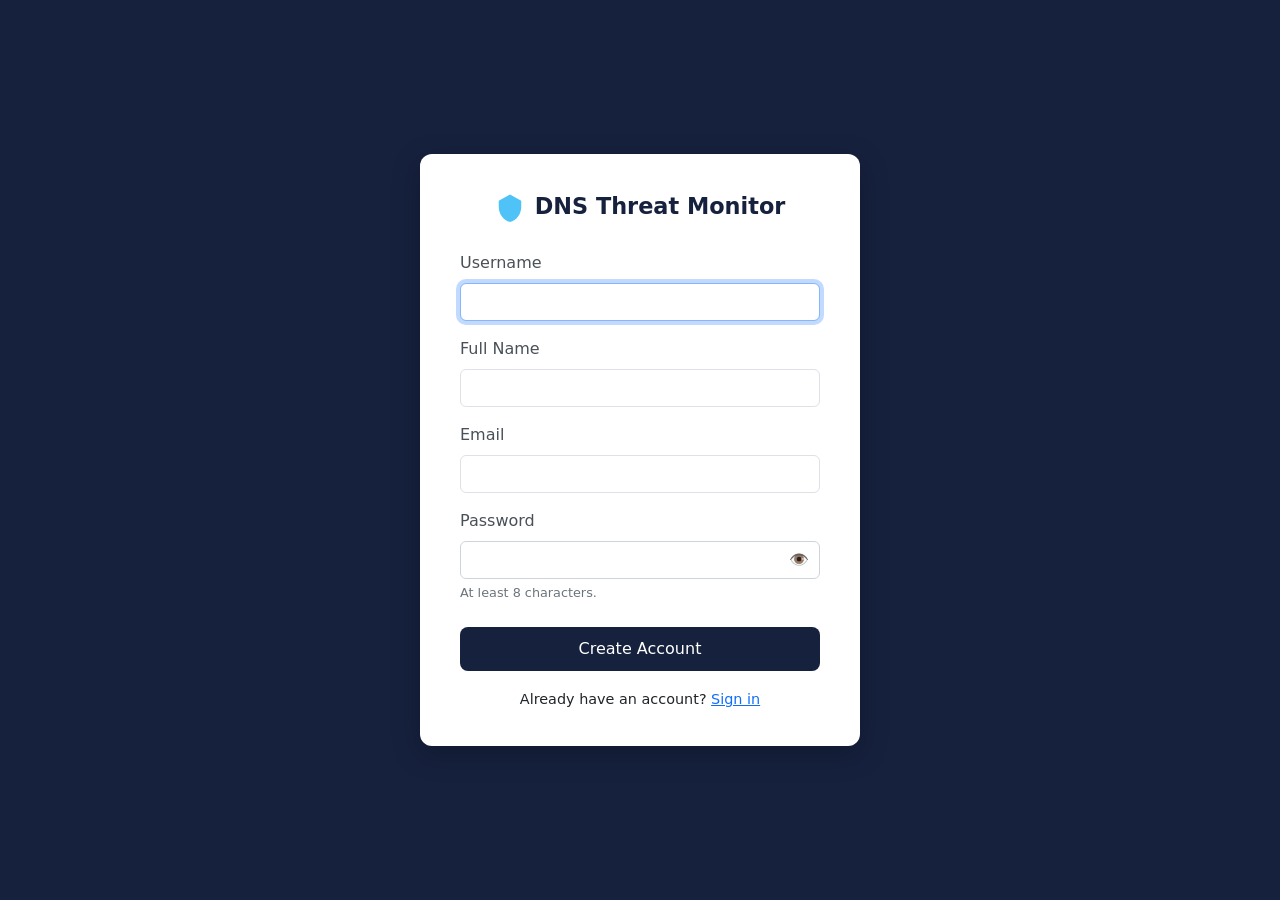
<file: dashboard/templates/register.html>
<!DOCTYPE html>
<html lang="en">
<head>
    <meta charset="UTF-8">
    <meta name="viewport" content="width=device-width, initial-scale=1.0">
    <title>Create Account – DNS Threat Monitor</title>
    <link rel="stylesheet" href="https://cdn.jsdelivr.net/npm/bootstrap@5.3.0/dist/css/bootstrap.min.css">
    <style>
        body {
            background: #16213e;
            min-height: 100vh;
            display: flex;
            align-items: center;
            justify-content: center;
            padding: 24px 0;
        }
        .auth-card {
            background: #fff;
            border-radius: 12px;
            box-shadow: 0 8px 28px rgba(0,0,0,0.25);
            padding: 36px 40px;
            width: 100%;
            max-width: 440px;
        }
        .auth-logo {
            display: flex;
            align-items: center;
            justify-content: center;
            gap: 10px;
            font-size: 1.4rem;
            font-weight: bold;
            color: #16213e;
            margin-bottom: 28px;
        }
        .auth-card label { color: #495057; font-weight: 500; }
        .btn-signin {
            background: #16213e;
            color: #fff;
            font-weight: 500;
            border: none;
            padding: 10px;
            border-radius: 8px;
            width: 100%;
        }
        .btn-signin:hover { background: #233554; color: #fff; }
        .auth-error {
            display: none;
            background: #fde8e8;
            color: #9b1c1c;
            border-radius: 8px;
            padding: 10px 14px;
            margin-bottom: 16px;
            font-weight: 500;
            font-size: 0.9rem;
        }
        .auth-footer { text-align: center; margin-top: 18px; font-size: 0.9rem; }
        .hint { font-size: 0.8rem; color: #6c757d; margin-top: 4px; }
        /* Password input with toggle button */
        .pw-wrapper {
            display: flex;
            align-items: center;
            border: 1px solid #ced4da;
            border-radius: 0.375rem;
            background: #fff;
            overflow: hidden;
        }
        .pw-wrapper:focus-within { border-color: #86b7fe; box-shadow: 0 0 0 0.25rem rgba(13,110,253,.25); }
        .pw-wrapper .form-control {
            border: none;
            box-shadow: none;
            flex: 1;
        }
        .pw-wrapper .form-control:focus { box-shadow: none; }
        .pw-toggle {
            background: none;
            border: none;
            padding: 0 10px;
            cursor: pointer;
            color: #495057;
            font-size: 1rem;
            flex-shrink: 0;
            user-select: none;
        }
        .pw-toggle:focus { outline: none; }
        /* Dims the button while the registration request is in flight. */
        .btn-signin:disabled { opacity: 0.7; cursor: not-allowed; }
    </style>
</head>
<body>
    <div class="auth-card">
        <div class="auth-logo">
            <svg xmlns="http://www.w3.org/2000/svg" width="30" height="30" fill="#4fc3f7" viewBox="0 0 24 24"><path d="M12 2L3 7v5c0 5.55 3.84 10.74 9 12 5.16-1.26 9-6.45 9-12V7l-9-5z"/></svg>
            DNS Threat Monitor
        </div>
        <div id="register-error" class="auth-error"></div>
        <form id="register-form">
            <div class="mb-3">
                <label for="username" class="form-label">Username</label>
                <input type="text" class="form-control" id="username" autocomplete="username" autofocus>
            </div>
            <div class="mb-3">
                <label for="full_name" class="form-label">Full Name</label>
                <input type="text" class="form-control" id="full_name" autocomplete="name">
            </div>
            <div class="mb-3">
                <label for="email" class="form-label">Email</label>
                <input type="email" class="form-control" id="email" autocomplete="email">
            </div>
            <div class="mb-4">
                <label for="password" class="form-label">Password</label>
                <div class="pw-wrapper">
                    <input type="password" class="form-control" id="password" autocomplete="new-password">
                    <button type="button" class="pw-toggle" id="pw-toggle" aria-label="Show password">
                        <span id="eye-icon">&#128065;</span>
                    </button>
                </div>
                <div class="hint">At least 8 characters.</div>
            </div>
            <button type="submit" class="btn-signin" id="btn-register">Create Account</button>
        </form>
        <div class="auth-footer">
            Already have an account? <a href="/login">Sign in</a>
        </div>
    </div>

    <script>
        const form = document.getElementById('register-form');
        const errorEl = document.getElementById('register-error');
        const submitBtn = document.getElementById('btn-register');

        // Toggle the password field between plain text and hidden, and swap the eye icon.
        document.getElementById('pw-toggle').addEventListener('click', function() {
            const pwInput = document.getElementById('password');
            const eyeIcon = document.getElementById('eye-icon');
            const showing = pwInput.type === 'text';
            pwInput.type = showing ? 'password' : 'text';
            this.setAttribute('aria-label', showing ? 'Show password' : 'Hide password');
            // &#128065; = eye, &#128064; = eye with slash (hidden).
            eyeIcon.innerHTML = showing ? '&#128065;' : '&#128064;';
        });

        form.addEventListener('submit', async function(e) {
            e.preventDefault();
            errorEl.style.display = 'none';
            const payload = {
                username: document.getElementById('username').value.trim(),
                full_name: document.getElementById('full_name').value.trim(),
                email: document.getElementById('email').value.trim(),
                password: document.getElementById('password').value
            };

            if (!payload.username || !payload.password) {
                errorEl.textContent = 'Username and password are required.';
                errorEl.style.display = 'block';
                return;
            }
            if (payload.password.length < 8) {
                errorEl.textContent = 'Password must be at least 8 characters.';
                errorEl.style.display = 'block';
                return;
            }

            // Disable the button while the request is running to stop double-submits.
            submitBtn.disabled = true;
            submitBtn.textContent = 'Creating account…';

            // Create the account, then follow the redirect on success.
            try {
                const res = await fetch('/register', {
                    method: 'POST',
                    headers: { 'Content-Type': 'application/json' },
                    body: JSON.stringify(payload)
                });
                const data = await res.json();
                if (res.ok && data.ok) {
                    window.location.href = data.redirect || '/';
                } else {
                    errorEl.textContent = data.error || 'Registration failed.';
                    errorEl.style.display = 'block';
                    submitBtn.disabled = false;
                    submitBtn.textContent = 'Create Account';
                }
            } catch (err) {
                errorEl.textContent = 'Could not reach the server.';
                errorEl.style.display = 'block';
                submitBtn.disabled = false;
                submitBtn.textContent = 'Create Account';
            }
        });
    </script>
</body>
</html>
</file>
